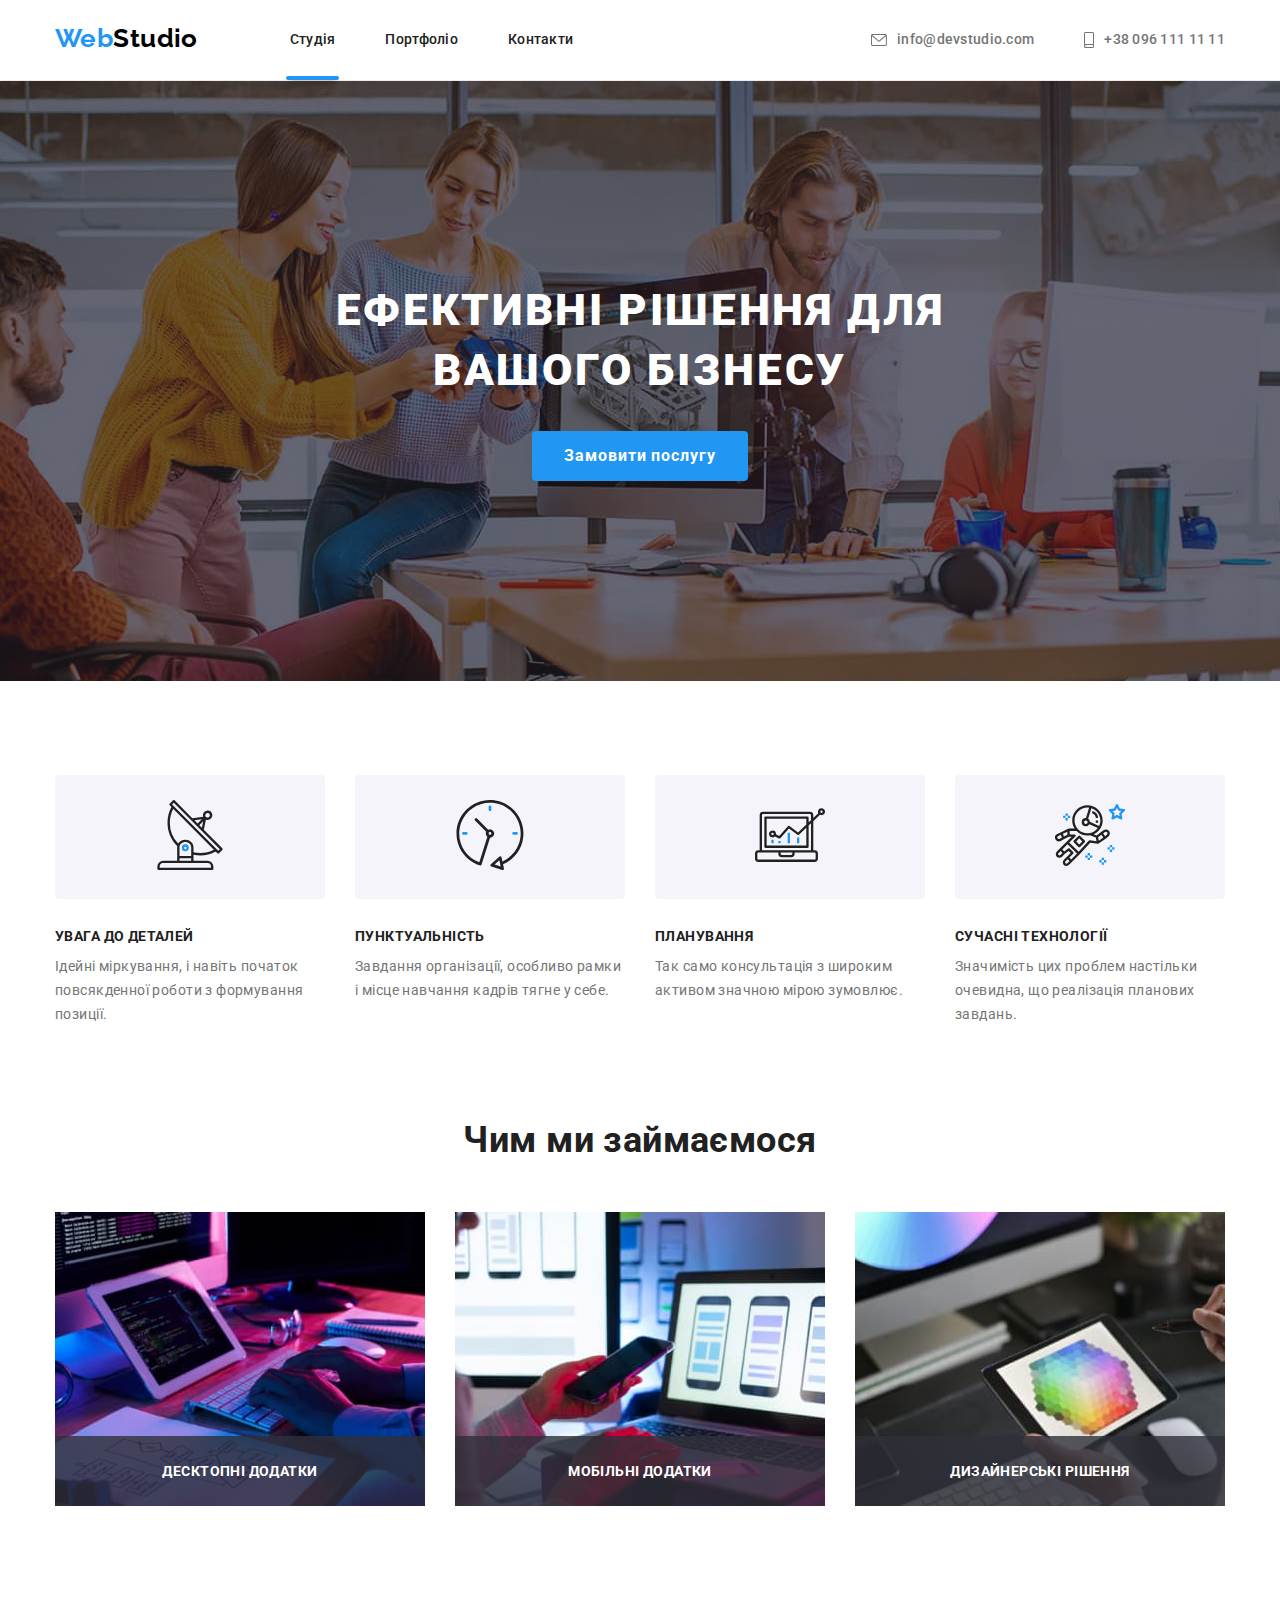
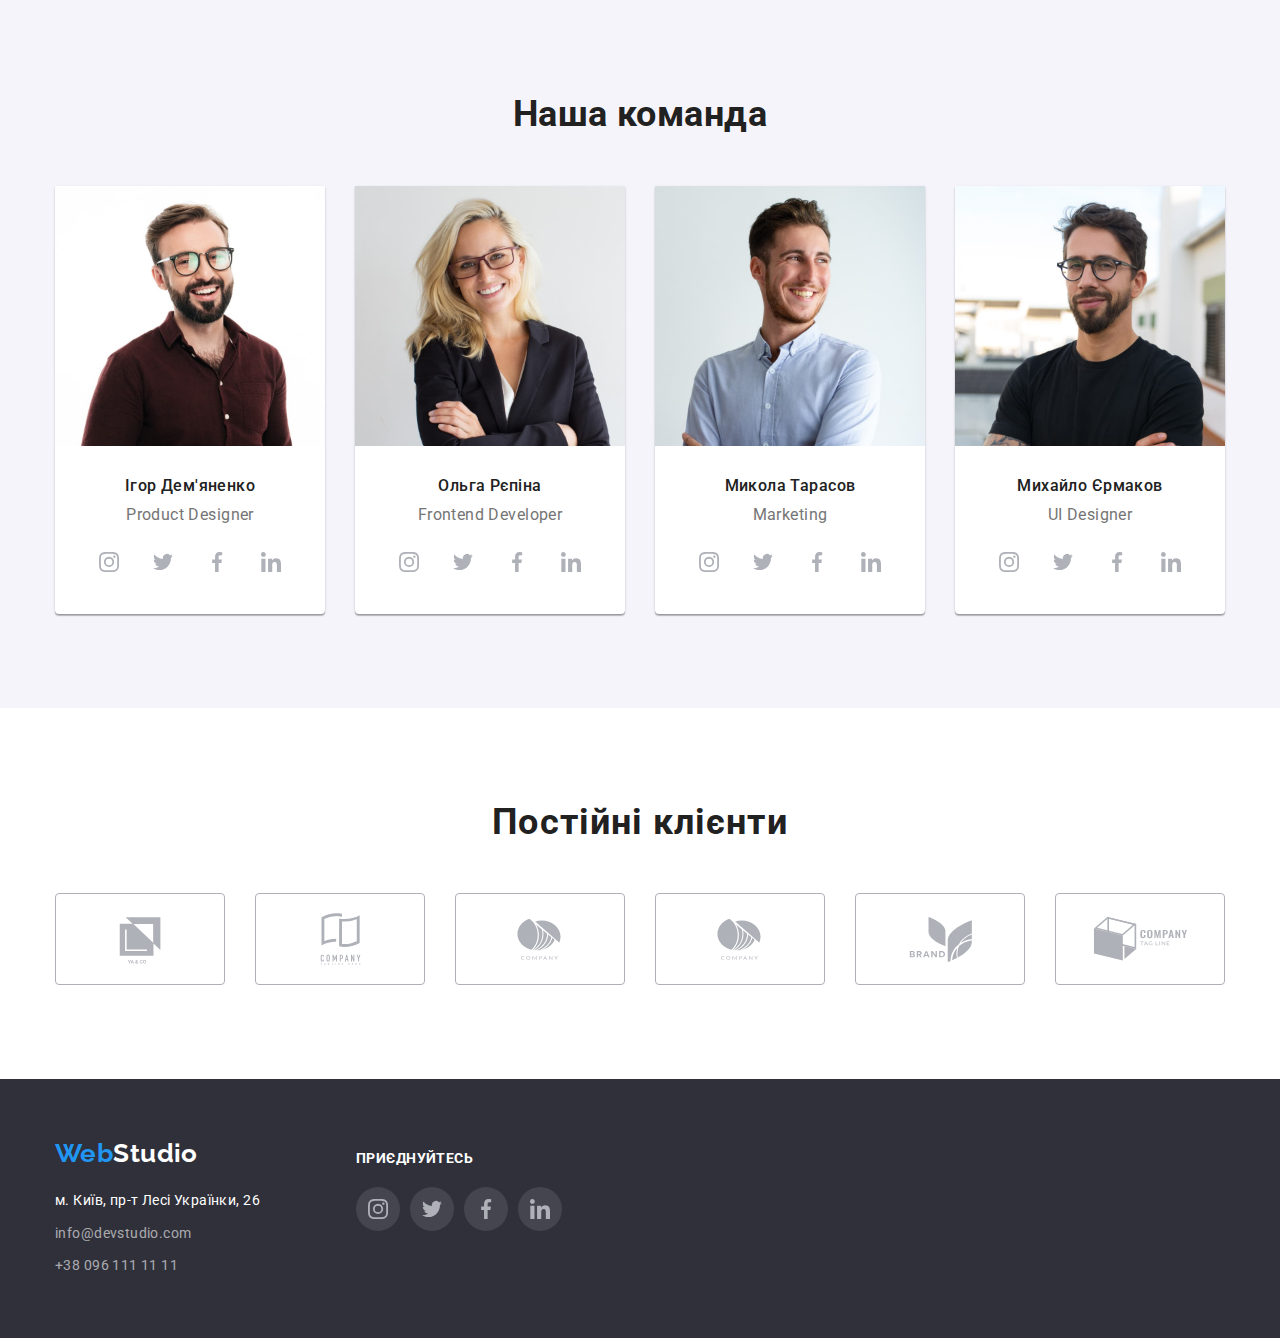
<file: index.html>
<!DOCTYPE html>
<html lang="uk">
  <head>
    <link rel="shortcut icon" href="./images/WS.ico" type="image/x-icon" />
    <meta charset="UTF-8" />
    <meta http-equiv="X-UA-Compatible" content="IE=edge" />
    <meta name="viewport" content="width=device-width, initial-scale=1.0" />
    <title>Веб-Студія</title>
    <link rel="preconnect" href="https://fonts.googleapis.com" />
    <link rel="preconnect" href="https://fonts.gstatic.com" crossorigin />
    <link
      href="https://fonts.googleapis.com/css2?family=Raleway:wght@700&family=Roboto:wght@400;500;700;900&display=swap"
      rel="stylesheet"
    />
    <link
      rel="stylesheet"
      href="https://cdnjs.cloudflare.com/ajax/libs/modern-normalize/1.1.0/modern-normalize.min.css"
    />
    <link rel="stylesheet" href="./styles/styles.css" />
  </head>
  <body>
    <!-- Хедер -->
    <header class="header">
      <div class="container all-head">
        <!-- навігація сайту -->

        <nav class="head-nav">
          <a href="./index.html" class="link logo">Web<span class="studio">Studio</span></a>

          <ul class="list site-nav">
            <li class="item"><a href="./index.html" class="link nav-link current">Студія</a></li>
            <li class="item"><a href="./portfolio.html" class="link nav-link">Портфоліо</a></li>
            <li class="item"><a href="#" class="link nav-link">Контакти</a></li>
          </ul>
        </nav>
        <ul class="list contacts-nav">
          <li class="item">
            <a href="mailto:info@devstudio.com" class="link contacts"
              ><svg class="contact-icon" width="16px" height="12px">
                <use href="./images/icons.svg#mail"></use>
              </svg>
              info@devstudio.com</a
            >
          </li>
          <li class="item">
            <a href="tel:+380961111111" class="link contacts"
              ><svg class="contact-icon" width="10px" height="16px">
                <use href="./images/icons.svg#smartphone"></use></svg
              >+38 096 111 11 11</a
            >
          </li>
        </ul>
      </div>
    </header>
    <main>
      <!-- Головний герой -->
      <section class="hero">
        <div class="overlay">
          <h1 class="title">Ефективні рішення для вашого бізнесу</h1>
          <button type="button" class="button" data-modal-open>Замовити послугу</button>
          <div class="backdrop is-hidden" data-modal>
            <div class="modal">
              <button class="close-modal" data-modal-close>
                <svg width="18px" height="18px">
                  <use href="./images/icons.svg#close"></use>
                </svg>
              </button>
            </div>
          </div>
        </div>
      </section>
      <!-- особливості -->
      <section class="features section">
        <div class="container">
          <h2 class="visually-hidden">Особливості</h2>
          <ul class="features-list list">
            <li class="features-list-item">
              <div class="features-list-icon">
                <svg width="70px" height="70px">
                  <use href="./images/icons.svg#antenna"></use>
                </svg>
              </div>
              <h3 class="features-list-title">Увага до деталей</h3>
              <p class="features-list-text">
                Ідейні міркування, і навіть початок повсякденної роботи з формування позиції.
              </p>
            </li>
            <li class="features-list-item">
              <div class="features-list-icon">
                <svg width="70px" height="70px">
                  <use href="./images/icons.svg#clock"></use>
                </svg>
              </div>
              <h3 class="features-list-title">Пунктуальність</h3>
              <p class="features-list-text">
                Завдання організації, особливо рамки і місце навчання кадрів тягне у себе.
              </p>
            </li>
            <li class="features-list-item">
              <div class="features-list-icon">
                <svg width="70px" height="70px">
                  <use href="./images/icons.svg#diagram"></use>
                </svg>
              </div>
              <h3 class="features-list-title">Планування</h3>
              <p class="features-list-text">
                Так само консультація з широким активом значною мірою зумовлює.
              </p>
            </li>
            <li class="features-list-item">
              <div class="features-list-icon">
                <svg width="70px" height="70px">
                  <use href="./images/icons.svg#astronaut"></use>
                </svg>
              </div>
              <h3 class="features-list-title">Сучасні технології</h3>
              <p class="features-list-text">
                Значимість цих проблем настільки очевидна, що реалізація планових завдань.
              </p>
            </li>
          </ul>
        </div>
      </section>
      <!-- Чим ми займаємось -->
      <section class="projects section">
        <div class="container">
          <h2 class="projects-title">Чим ми займаємося</h2>
          <ul class="projects-list list">
            <li class="projects-item">
              <div class="projects-overlay">
                <img src="./images/box-1.jpg" alt="Фото десктопного додатку" width="370" />
                <h3 class="projects-item-title">Десктопні додатки</h3>
              </div>
            </li>
            <li class="projects-item">
              <div class="projects-overlay">
                <img src="./images/box-2.jpg" alt="Фото мобільного додатку" width="370" />
                <h3 class="projects-item-title">Мобільні додатки</h3>
              </div>
            </li>
            <li class="projects-item">
              <div class="projects-overlay">
                <img src="./images/box-3.jpg" alt="фото дизайнерского макету" width="370" />
                <h3 class="projects-item-title">Дизайнерські рішення</h3>
              </div>
            </li>
          </ul>
        </div>
      </section>
      <!-- Наша команда -->
      <section class="team section">
        <div class="container">
          <h2 class="team-title">Наша команда</h2>
          <ul class="list team-list">
            <li class="item">
              <img src="./images/img-(1).jpg" alt="Ігор Дем'яненко" width="270" />
              <div class="card">
                <h3 class="person">Ігор Дем'яненко</h3>
                <p lang="en" class="job">Product Designer</p>
                <ul class="social-networks list">
                  <li class="social-networks-item">
                    <a
                      href="https://www.instagram.com/"
                      target="_blank"
                      rel="noopener noreferer nofollow"
                      class="social-network-link"
                      aria-label="Інстаграм"
                      ><svg width="20px" height="20px" class="social-network-icon">
                        <use href="./images/icons.svg#instagram"></use></svg
                    ></a>
                  </li>
                  <li class="social-networks-item">
                    <a
                      href="https://twitter.com/"
                      target="_blank"
                      rel="noopener noreferer nofollow"
                      class="social-network-link"
                      aria-label="Фейсбук"
                      ><svg width="20px" height="20px" class="social-network-icon">
                        <use href="./images/icons.svg#twitter"></use></svg
                    ></a>
                  </li>
                  <li class="social-networks-item">
                    <a
                      href="https://www.facebook.com/"
                      target="_blank"
                      rel="noopener noreferer nofollow"
                      class="social-network-link"
                      aria-label="Твітер"
                      ><svg width="20px" height="20px" class="social-network-icon">
                        <use href="./images/icons.svg#facebook"></use></svg
                    ></a>
                  </li>
                  <li class="social-networks-item">
                    <a
                      href="https://www.linkedin.com/"
                      target="_blank"
                      rel="noopener noreferer nofollow"
                      class="social-network-link"
                      aria-label="Лінкедін"
                      ><svg width="20px" height="20px" class="social-network-icon">
                        <use href="./images/icons.svg#linkedin"></use></svg
                    ></a>
                  </li>
                </ul>
              </div>
            </li>
            <li class="item">
              <img src="./images/img-(2).jpg" alt="Ольга Рєпіна" width="270" />
              <div class="card">
                <h3 class="person">Ольга Рєпіна</h3>
                <p lang="en" class="job">Frontend Developer</p>
                <ul class="social-networks list">
                  <li class="social-networks-item">
                    <a
                      href="https://www.instagram.com/"
                      target="_blank"
                      rel="noopener noreferer nofollow"
                      class="social-network-link"
                      aria-label="Інстаграм"
                      ><svg width="20px" height="20px" class="social-network-icon">
                        <use href="./images/icons.svg#instagram"></use></svg
                    ></a>
                  </li>
                  <li class="social-networks-item">
                    <a
                      href="https://twitter.com/"
                      target="_blank"
                      rel="noopener noreferer nofollow"
                      class="social-network-link"
                      aria-label="Фейсбук"
                      ><svg width="20px" height="20px" class="social-network-icon">
                        <use href="./images/icons.svg#twitter"></use></svg
                    ></a>
                  </li>
                  <li class="social-networks-item">
                    <a
                      href="https://www.facebook.com/"
                      target="_blank"
                      rel="noopener noreferer nofollow"
                      class="social-network-link"
                      aria-label="Твітер"
                      ><svg width="20px" height="20px" class="social-network-icon">
                        <use href="./images/icons.svg#facebook"></use></svg
                    ></a>
                  </li>
                  <li class="social-networks-item">
                    <a
                      href="https://www.linkedin.com/"
                      target="_blank"
                      rel="noopener noreferer nofollow"
                      class="social-network-link"
                      aria-label="Лінкедін"
                      ><svg width="20px" height="20px" class="social-network-icon">
                        <use href="./images/icons.svg#linkedin"></use></svg
                    ></a>
                  </li>
                </ul>
              </div>
            </li>
            <li class="item">
              <img src="./images/img-(3).jpg" alt="Микола Тарасов" width="270" />
              <div class="card">
                <h3 class="person">Микола Тарасов</h3>
                <p lang="en" class="job">Marketing</p>
                <ul class="social-networks list">
                  <li class="social-networks-item">
                    <a
                      href="https://www.instagram.com/"
                      target="_blank"
                      rel="noopener noreferer nofollow"
                      class="social-network-link"
                      aria-label="Інстаграм"
                      ><svg width="20px" height="20px" class="social-network-icon">
                        <use href="./images/icons.svg#instagram"></use></svg
                    ></a>
                  </li>
                  <li class="social-networks-item">
                    <a
                      href="https://twitter.com/"
                      target="_blank"
                      rel="noopener noreferer nofollow"
                      class="social-network-link"
                      aria-label="Фейсбук"
                      ><svg width="20px" height="20px" class="social-network-icon">
                        <use href="./images/icons.svg#twitter"></use></svg
                    ></a>
                  </li>
                  <li class="social-networks-item">
                    <a
                      href="https://www.facebook.com/"
                      target="_blank"
                      rel="noopener noreferer nofollow"
                      class="social-network-link"
                      aria-label="Твітер"
                      ><svg width="20px" height="20px" class="social-network-icon">
                        <use href="./images/icons.svg#facebook"></use></svg
                    ></a>
                  </li>
                  <li class="social-networks-item">
                    <a
                      href="https://www.linkedin.com/"
                      target="_blank"
                      rel="noopener noreferer nofollow"
                      class="social-network-link"
                      aria-label="Лінкедін"
                      ><svg width="20px" height="20px" class="social-network-icon">
                        <use href="./images/icons.svg#linkedin"></use></svg
                    ></a>
                  </li>
                </ul>
              </div>
            </li>

            <li class="item">
              <img src="./images/img-(4).jpg" alt="Михайло Єрмаков" width="270" />
              <div class="card">
                <h3 class="person">Михайло Єрмаков</h3>
                <p lang="en" class="job">UI Designer</p>
                <ul class="social-networks list">
                  <li class="social-networks-item">
                    <a
                      href="https://www.instagram.com/"
                      target="_blank"
                      rel="noopener noreferer nofollow"
                      class="social-network-link"
                      aria-label="Інстаграм"
                      ><svg width="20px" height="20px" class="social-network-icon">
                        <use href="./images/icons.svg#instagram"></use></svg
                    ></a>
                  </li>
                  <li class="social-networks-item">
                    <a
                      href="https://twitter.com/"
                      target="_blank"
                      rel="noopener noreferer nofollow"
                      class="social-network-link"
                      aria-label="Фейсбук"
                      ><svg width="20px" height="20px" class="social-network-icon">
                        <use href="./images/icons.svg#twitter"></use></svg
                    ></a>
                  </li>
                  <li class="social-networks-item">
                    <a
                      href="https://www.facebook.com/"
                      target="_blank"
                      rel="noopener noreferer nofollow"
                      class="social-network-link"
                      aria-label="Твітер"
                      ><svg width="20px" height="20px" class="social-network-icon">
                        <use href="./images/icons.svg#facebook"></use></svg
                    ></a>
                  </li>
                  <li class="social-networks-item">
                    <a
                      href="https://www.linkedin.com/"
                      target="_blank"
                      rel="noopener noreferer nofollow"
                      class="social-network-link"
                      aria-label="Лінкедін"
                      ><svg width="20px" height="20px" class="social-network-icon">
                        <use href="./images/icons.svg#linkedin"></use></svg
                    ></a>
                  </li>
                </ul>
              </div>
            </li>
          </ul>
        </div>
      </section>
      <section class="clients section">
        <div class="container">
          <h2 class="clients-title">Постійні клієнти</h2>
          <ul class="clients-list list">
            <li class="clients-item">
              <a href="#" class="clients-link link" aria-label="Перший клієнт"
                ><svg width="106px" height="60px" class="clients-icon">
                  <use href="./images/icons.svg#client-1"></use></svg
              ></a>
            </li>
            <li class="clients-item">
              <a href="#" class="clients-link link" aria-label="Другий клієнт"
                ><svg width="106px" height="60px" class="clients-icon">
                  <use href="./images/icons.svg#client-2"></use></svg
              ></a>
            </li>
            <li class="clients-item">
              <a href="#" class="clients-link link" aria-label="Третій клієнт"
                ><svg width="106px" height="60px" class="clients-icon">
                  <use href="./images/icons.svg#client-3"></use></svg
              ></a>
            </li>
            <li class="clients-item">
              <a href="#" class="clients-link link" aria-label="Четвертий клієнт"
                ><svg width="106px" height="60px" class="clients-icon">
                  <use href="./images/icons.svg#client-4"></use></svg
              ></a>
            </li>
            <li class="clients-item">
              <a href="#" class="clients-link link" aria-label="Пятий клієнт"
                ><svg width="106px" height="60px" class="clients-icon">
                  <use href="./images/icons.svg#client-5"></use></svg
              ></a>
            </li>
            <li class="clients-item">
              <a href="#" class="clients-link link" aria-label="Шостий клієнт"
                ><svg width="106px" height="60px" class="clients-icon">
                  <use href="./images/icons.svg#client-6"></use></svg
              ></a>
            </li>
          </ul>
        </div>
      </section>
    </main>
    <!-- футер -->
    <footer class="footer">
      <div class="container footer-flex">
        <div class="footer-adress">
          <a href="./index.html" class="link logo foot-logo"
            >Web<span class="foot-studio">Studio</span></a
          >

          <address>
            <ul class="list foot-list">
              <li class="item">
                <a
                  href="https://goo.gl/maps/QG7MwGae88U18GsL8"
                  target="_blank"
                  rel="noopener noreferer nofollow"
                  class="link foot-info adress"
                  >м. Київ, пр-т Лесі Українки, 26
                </a>
              </li>
              <li class="item">
                <a href="mailto:info@devstudio.com" class="link foot-info">info@devstudio.com</a>
              </li>
              <li class="item">
                <a href="tel:+380961111111" class="link foot-info">+38 096 111 11 11</a>
              </li>
            </ul>
          </address>
        </div>
        <div class="footer-social-links">
          <h2 class="footer-come-in">приєднуйтесь</h2>
          <ul class="social-networks list">
            <li class="social-networks-item footer-network">
              <a
                href="https://www.instagram.com/"
                target="_blank"
                rel="noopener noreferer nofollow"
                class="social-network-link"
                aria-label="Інстаграм"
                ><svg width="20px" height="20px" class="social-network-icon">
                  <use href="./images/icons.svg#instagram"></use></svg
              ></a>
            </li>
            <li class="social-networks-item footer-network">
              <a
                href="https://twitter.com/"
                target="_blank"
                rel="noopener noreferer nofollow"
                class="social-network-link"
                aria-label="Твітер"
                ><svg width="20px" height="20px" class="social-network-icon">
                  <use href="./images/icons.svg#twitter"></use></svg
              ></a>
            </li>
            <li class="social-networks-item footer-network">
              <a
                href="https://www.facebook.com/"
                target="_blank"
                rel="noopener noreferer nofollow"
                class="social-network-link"
                aria-label="Фейсбук"
                ><svg width="20px" height="20px" class="social-network-icon">
                  <use href="./images/icons.svg#facebook"></use></svg
              ></a>
            </li>
            <li class="social-networks-item footer-network">
              <a
                href="https://www.linkedin.com/"
                target="_blank"
                rel="noopener noreferer nofollow"
                class="social-network-link"
                aria-label="Лінкедін"
                ><svg width="20px" height="20px" class="social-network-icon">
                  <use href="./images/icons.svg#linkedin"></use></svg
              ></a>
            </li>
          </ul>
        </div>
      </div>
    </footer>
    <script src="./js/modal.js"></script>
    <script src="./js/body-padding.js"></script>
  </body>
</html>
</file>
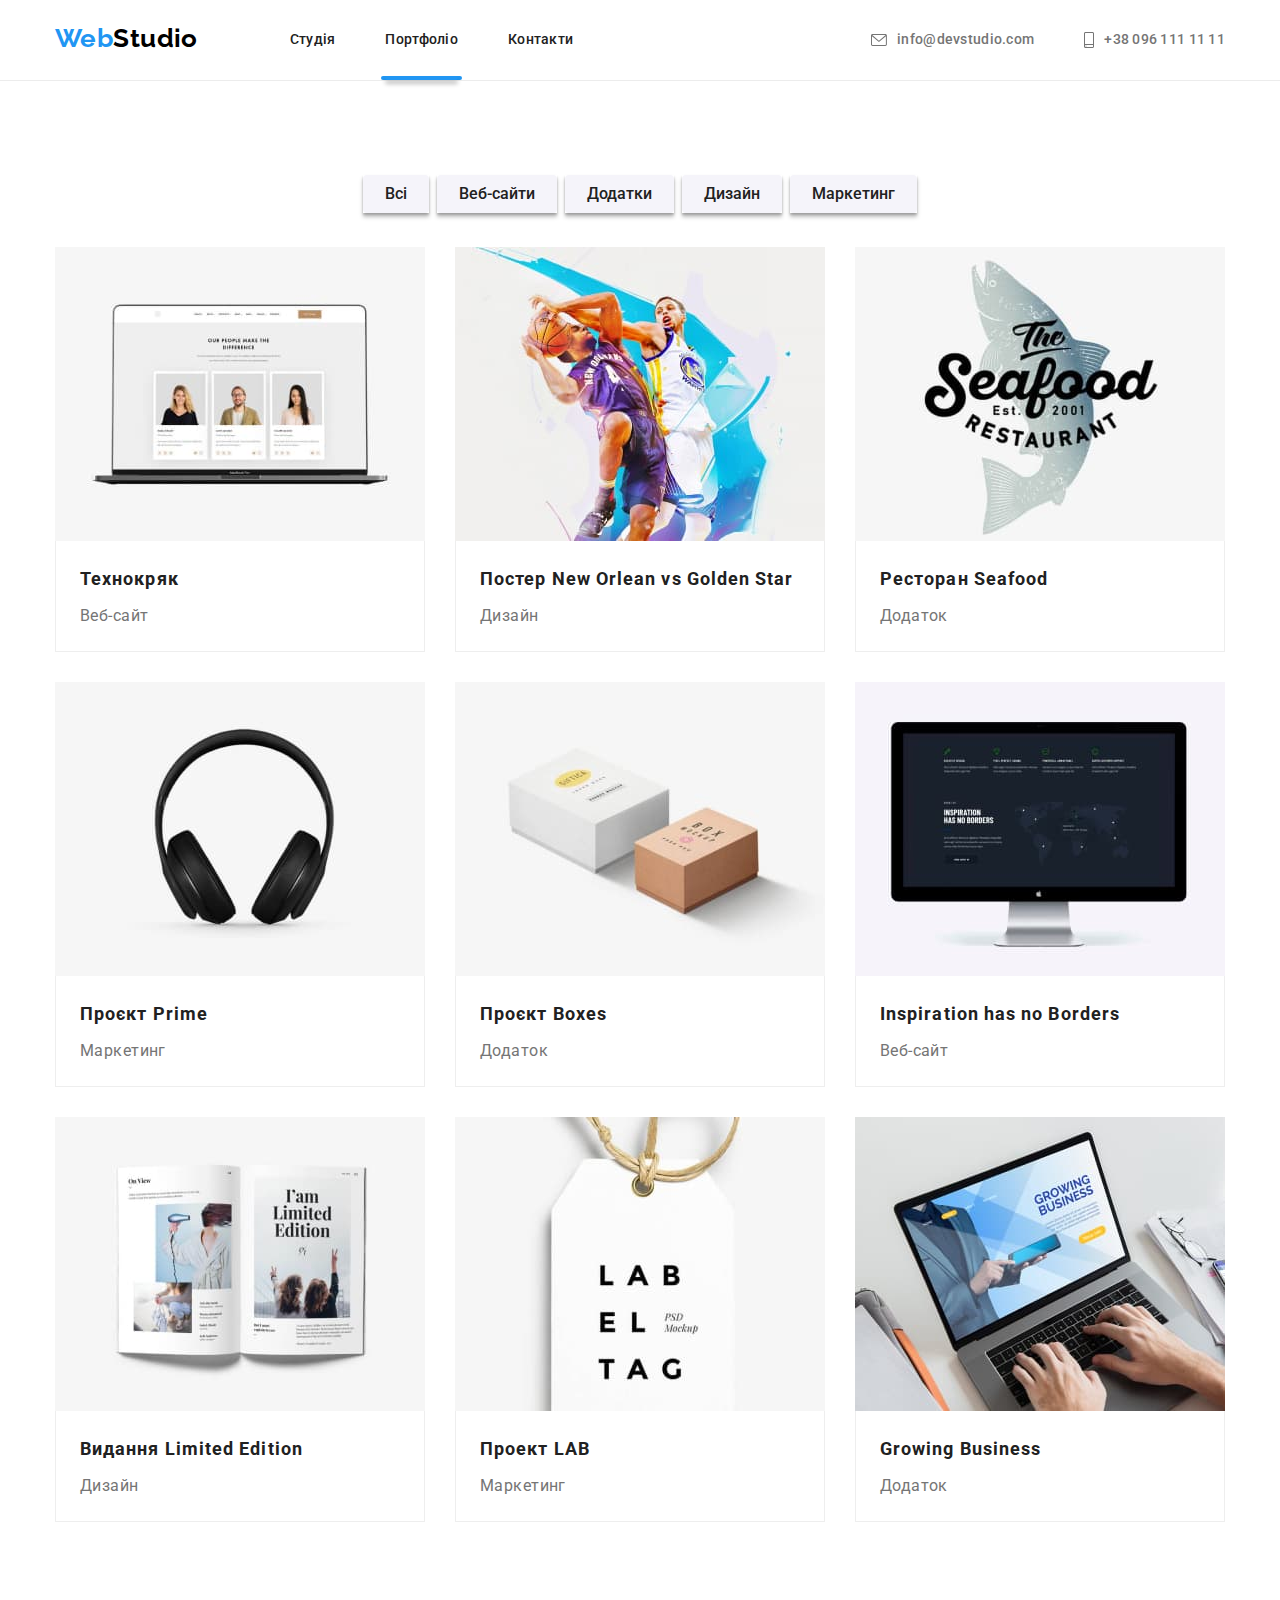
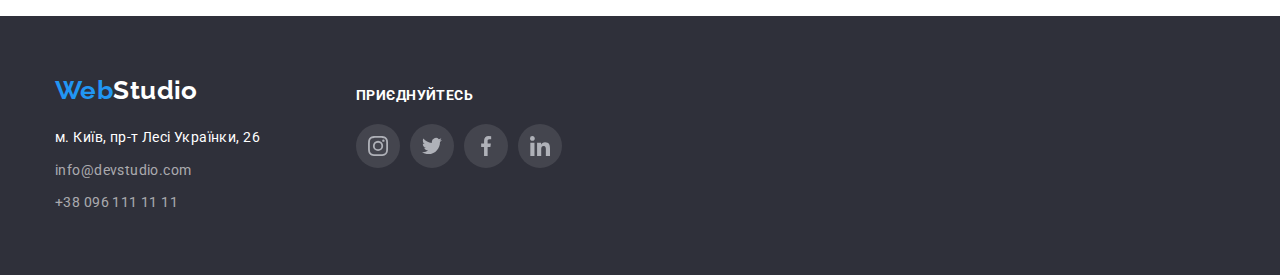
<file: portfolio.html>
<!DOCTYPE html>
<html lang="uk">
  <head>
    <link rel="shortcut icon" href="./images/WS.ico" type="image/x-icon" />
    <meta charset="UTF-8" />
    <meta http-equiv="X-UA-Compatible" content="IE=edge" />
    <meta name="viewport" content="width=device-width, initial-scale=1.0" />
    <title>Портфоліо</title>
    <link rel="preconnect" href="https://fonts.googleapis.com" />
    <link rel="preconnect" href="https://fonts.gstatic.com" crossorigin />
    <link
      href="https://fonts.googleapis.com/css2?family=Raleway:wght@700&family=Roboto:wght@400;500;700;900&display=swap"
      rel="stylesheet"
    />
    <link
      rel="stylesheet"
      href="https://cdnjs.cloudflare.com/ajax/libs/modern-normalize/1.1.0/modern-normalize.min.css"
    />
    <link rel="stylesheet" href="./styles/styles.css" />
  </head>
  <body>
    <!-- Хедер -->
    <header class="header">
      <div class="container all-head">
        <!-- навігація сайту -->

        <nav class="head-nav">
          <a href="./index.html" class="link logo">Web<span class="studio">Studio</span></a>

          <ul class="list site-nav">
            <li class="item"><a href="./index.html" class="link nav-link">Студія</a></li>
            <li class="item">
              <a href="./portfolio.html" class="link nav-link current">Портфоліо</a>
            </li>
            <li class="item"><a href="#" class="link nav-link">Контакти</a></li>
          </ul>
        </nav>
        <ul class="list contacts-nav">
          <li class="item">
            <a href="mailto:info@devstudio.com" class="link contacts"
              ><svg class="contact-icon" width="16px" height="12px">
                <use href="./images/icons.svg#mail"></use>
              </svg>
              info@devstudio.com</a
            >
          </li>
          <li class="item">
            <a href="tel:+380961111111" class="link contacts"
              ><svg class="contact-icon" width="10px" height="16px">
                <use href="./images/icons.svg#smartphone"></use></svg
              >+38 096 111 11 11</a
            >
          </li>
        </ul>
      </div>
    </header>
    <main>
      <section class="section portfolio-section">
        <div class="container portf-cont">
          <h1 class="visually-hidden">Портфоліо</h1>
          <ul class="list btn-flex">
            <li class="item"><button type="button" class="filter">Всі</button></li>
            <li class="item"><button type="button" class="filter">Веб-сайти</button></li>
            <li class="item"><button type="button" class="filter">Додатки</button></li>
            <li class="item"><button type="button" class="filter">Дизайн</button></li>
            <li class="item"><button type="button" class="filter">Маркетинг</button></li>
          </ul>

          <ul class="list portfolio">
            <li class="item">
              <a href="#" class="link"
                ><div class="portfolio-overlay">
                  <img src="./images/img-(5).jpg" alt="Технокряк" width="370" />
                  <p class="porfolio-text">
                    Ресурс пропонує комплексні пропозиції з різним рівнем функціоналу та сервісів.
                    Все це дозволить відвідувачу отримати вичерпні відомості про компанію чи
                    приватну особу.
                  </p>
                </div>
                <div class="about">
                  <h2 class="title">Технокряк</h2>
                  <p class="category">Веб-сайт</p>
                </div>
              </a>
            </li>
            <li class="item">
              <a href="#" class="link"
                ><div class="portfolio-overlay">
                  <img src="./images/img-(6).jpg" alt="Технокряк" width="370" />
                  <p class="porfolio-text">
                    Ресурс пропонує комплексні пропозиції з різним рівнем функціоналу та сервісів.
                    Все це дозволить відвідувачу отримати вичерпні відомості про компанію чи
                    приватну особу.
                  </p>
                </div>
                <div class="about">
                  <h2 class="title">Постер <span lang="en">New Orlean vs Golden Star</span></h2>
                  <p class="category">Дизайн</p>
                </div></a
              >
            </li>
            <li class="item">
              <a href="#" class="link"
                ><div class="portfolio-overlay">
                  <img src="./images/img-(7).jpg" alt="Технокряк" width="370" />
                  <p class="porfolio-text">
                    Ресурс пропонує комплексні пропозиції з різним рівнем функціоналу та сервісів.
                    Все це дозволить відвідувачу отримати вичерпні відомості про компанію чи
                    приватну особу.
                  </p>
                </div>
                <div class="about">
                  <h2 class="title">Ресторан <span lang="en">Seafood</span></h2>
                  <p class="category">Додаток</p>
                </div></a
              >
            </li>
            <li class="item">
              <a href="#" class="link"
                ><div class="portfolio-overlay">
                  <img src="./images/img-(8).jpg" alt="Технокряк" width="370" />
                  <p class="porfolio-text">
                    Ресурс пропонує комплексні пропозиції з різним рівнем функціоналу та сервісів.
                    Все це дозволить відвідувачу отримати вичерпні відомості про компанію чи
                    приватну особу.
                  </p>
                </div>
                <div class="about">
                  <h2 class="title">Проєкт <span lang="en">Prime</span></h2>
                  <p class="category">Маркетинг</p>
                </div></a
              >
            </li>
            <li class="item">
              <a href="#" class="link"
                ><div class="portfolio-overlay">
                  <img src="./images/img-(9).jpg" alt="Технокряк" width="370" />
                  <p class="porfolio-text">
                    Ресурс пропонує комплексні пропозиції з різним рівнем функціоналу та сервісів.
                    Все це дозволить відвідувачу отримати вичерпні відомості про компанію чи
                    приватну особу.
                  </p>
                </div>
                <div class="about">
                  <h2 class="title">Проєкт <span lang="en">Boxes</span></h2>
                  <p class="category">Додаток</p>
                </div></a
              >
            </li>
            <li class="item">
              <a href="#" class="link"
                ><div class="portfolio-overlay">
                  <img src="./images/img-(10).jpg" alt="Технокряк" width="370" />
                  <p class="porfolio-text">
                    Ресурс пропонує комплексні пропозиції з різним рівнем функціоналу та сервісів.
                    Все це дозволить відвідувачу отримати вичерпні відомості про компанію чи
                    приватну особу.
                  </p>
                </div>
                <div class="about">
                  <h2 lang="en" class="title">Inspiration has no Borders</h2>
                  <p class="category">Веб-сайт</p>
                </div></a
              >
            </li>
            <li class="item">
              <a href="#" class="link"
                ><div class="portfolio-overlay">
                  <img src="./images/img-(11).jpg" alt="Технокряк" width="370" />
                  <p class="porfolio-text">
                    Ресурс пропонує комплексні пропозиції з різним рівнем функціоналу та сервісів.
                    Все це дозволить відвідувачу отримати вичерпні відомості про компанію чи
                    приватну особу.
                  </p>
                </div>
                <div class="about">
                  <h2 class="title">Видання <span lang="en">Limited Edition</span></h2>
                  <p class="category">Дизайн</p>
                </div></a
              >
            </li>
            <li class="item">
              <a href="#" class="link"
                ><div class="portfolio-overlay">
                  <img src="./images/img-(12).jpg" alt="Технокряк" width="370" />
                  <p class="porfolio-text">
                    Ресурс пропонує комплексні пропозиції з різним рівнем функціоналу та сервісів.
                    Все це дозволить відвідувачу отримати вичерпні відомості про компанію чи
                    приватну особу.
                  </p>
                </div>
                <div class="about">
                  <h2 class="title">Проект <span lang="en">LAB</span></h2>
                  <p class="category">Маркетинг</p>
                </div></a
              >
            </li>
            <li class="item">
              <a href="#" class="link"
                ><div class="portfolio-overlay">
                  <img src="./images/img-(13).jpg" alt="Технокряк" width="370" />
                  <p class="porfolio-text">
                    Ресурс пропонує комплексні пропозиції з різним рівнем функціоналу та сервісів.
                    Все це дозволить відвідувачу отримати вичерпні відомості про компанію чи
                    приватну особу.
                  </p>
                </div>
                <div class="about">
                  <h2 lang="en" class="title">Growing Business</h2>
                  <p class="category">Додаток</p>
                </div></a
              >
            </li>
          </ul>
        </div>
      </section>
    </main>
    <!-- футер -->
    <footer class="footer">
      <div class="container footer-flex">
        <div class="footer-adress">
          <a href="./index.html" class="link logo foot-logo"
            >Web<span class="foot-studio">Studio</span></a
          >

          <address>
            <ul class="list foot-list">
              <li class="item">
                <a
                  href="https://goo.gl/maps/QG7MwGae88U18GsL8"
                  target="_blank"
                  rel="noopener noreferer nofollow"
                  class="link foot-info adress"
                  >м. Київ, пр-т Лесі Українки, 26
                </a>
              </li>
              <li class="item">
                <a href="mailto:info@devstudio.com" class="link foot-info">info@devstudio.com</a>
              </li>
              <li class="item">
                <a href="tel:+380961111111" class="link foot-info">+38 096 111 11 11</a>
              </li>
            </ul>
          </address>
        </div>
        <div class="footer-social-links">
          <h2 class="footer-come-in">приєднуйтесь</h2>
          <ul class="social-networks list">
            <li class="social-networks-item footer-network">
              <a
                href="https://www.instagram.com/"
                target="_blank"
                rel="noopener noreferer nofollow"
                class="social-network-link"
                aria-label="Інстаграм"
                ><svg width="20px" height="20px" class="social-network-icon">
                  <use href="./images/icons.svg#instagram"></use></svg
              ></a>
            </li>
            <li class="social-networks-item footer-network">
              <a
                href="https://twitter.com/"
                target="_blank"
                rel="noopener noreferer nofollow"
                class="social-network-link"
                aria-label="Твітер"
                ><svg width="20px" height="20px" class="social-network-icon">
                  <use href="./images/icons.svg#twitter"></use></svg
              ></a>
            </li>
            <li class="social-networks-item footer-network">
              <a
                href="https://www.facebook.com/"
                target="_blank"
                rel="noopener noreferer nofollow"
                class="social-network-link"
                aria-label="Фейсбук"
                ><svg width="20px" height="20px" class="social-network-icon">
                  <use href="./images/icons.svg#facebook"></use></svg
              ></a>
            </li>
            <li class="social-networks-item footer-network">
              <a
                href="https://www.linkedin.com/"
                target="_blank"
                rel="noopener noreferer nofollow"
                class="social-network-link"
                aria-label="Лінкедін"
                ><svg width="20px" height="20px" class="social-network-icon">
                  <use href="./images/icons.svg#linkedin"></use></svg
              ></a>
            </li>
          </ul>
        </div>
      </div>
    </footer>
    <script src="./js/body-padding.js"></script>
  </body>
</html>
</file>
<file: styles/styles.css>
:root {
  /* основний колір фона */
  --main-bcg-color: #ffffff;
  /* основний колір тексту */
  --main-text-color: #757575;
  /* Колір тексту заголовків */
  --title-color: #212121;
  /* колір основного заголовка */
  --hero-title: #ffffff;
  /* колір логотипа Web */
  --logo-web-color: #2196f3;
  /* колір studio в хедері */
  --studio-header: #000000;
  /* колір studio в футері */
  --studio-footer: #ffffff;
  /* колір тексту в кнопкі */
  --button-text-color: #ffffff;
  /* колір тексту адреси в футері */
  --adress-text-color: #ffffff;
  /* колір контактів в футері */
  --contacts-text-color: rgba(255, 255, 255, 0.6);
  /* колір фона секції героя і футер */
  --hero-bcg: #2f303a;
  /* колір фона іконок секції особливості */
  --features-bcg: #f5f4fa;
  /* колір фона заголовків чим ми займаємось */
  --progects-title-bgc-color: rgba(47, 48, 58, 0.8);
  /* колір секції наша команда */
  --team-bcg: #f5f4fa;
  /* колір ховера */
  --hover-color: #2196f3;
  /* фон кнопки */
  --button-bcg: #2196f3;
  /* колір фона ховера кнопки */
  --button-hover: #188ce8;
  /* Бордер хедера */
  --border-color: #ececec;
  /* бордер карточки портфоліо */
  --card-border: #eeeeee;
  /* колір іконок секції наша команда */
  --social-network-color: #afb1b8;
  /* колір іконок */
  --icons-color: #afb1b8;
  /* default transition */
  --default-transition: cubic-bezier(0.4, 0, 0.2, 1);
}

body {
  font-family: 'Roboto', sans-serif;
  color: var(--main-text-color);
  font-size: 14px;
  line-height: 1.14;
  letter-spacing: 0.03em;
  background-color: var(--main-bcg-color);
}

img {
  display: block;
  max-width: 100%;
}

.list {
  list-style: none;
  padding: 0;
  margin: 0;
}

.link {
  text-decoration: none;
}

.container {
  width: 1200px;
  margin: 0 auto;
  padding: 0 15px;
  /* outline: 2px solid aqua; */
}

/* Хедер */
.header {
  position: fixed;
  z-index: 2;
  width: 100%;
  top: 0;
  left: 0;
  background-color: var(--main-bcg-color);
  border-bottom: 1px solid var(--border-color);
}
.all-head {
  display: flex;
  align-items: center;
}
.head-nav {
  display: flex;
}

.head-nav .logo {
  padding-top: 24px;
  padding-bottom: 25px;
}

.logo {
  font-family: 'Raleway', sans-serif;
  font-weight: 700;
  font-size: 26px;
  color: var(--logo-web-color);
}

.studio {
  color: var(--studio-header);
}

.site-nav {
  display: flex;
  margin-left: 92px;
}

.site-nav .item + .item {
  margin-left: 50px;
}

.nav-link {
  display: block;

  padding-top: 32px;
  padding-bottom: 32px;

  font-weight: 500;
  letter-spacing: 0.02em;
  color: var(--title-color);

  /* transition-property: color;
  transition-duration: 250ms;
  transition-timing-function: cubic-bezier(0.4, 0, 0.2, 1);
  transition-delay: 1000ms; */

  transition: color 250ms var(--default-transition);
}
.current {
  position: relative;
}

.current::after {
  position: absolute;
  content: '';
  bottom: 0;
  left: 0;
  width: 100%;
  height: 4px;
  background: var(--hover-color);
  box-shadow: 0px 4px 4px rgba(0, 0, 0, 0.25), 4px 0px 0px var(--hover-color),
    -4px 0px 0px var(--hover-color);
  border-radius: 2px;
}

.nav-link:hover,
.nav-link:focus {
  color: var(--hover-color);
}
.contacts-nav {
  display: flex;
  align-items: center;
  margin-left: auto;
}

.contacts-nav .item + .item {
  margin-left: 50px;
}

.contacts {
  display: flex;
  padding-top: 32px;
  padding-bottom: 32px;
  align-items: center;
  font-weight: 500;
  letter-spacing: 0.02em;
  color: var(--main-text-color);
  transition: color 250ms var(--default-transition);
}

.contact-icon {
  margin-right: 10px;
  fill: currentColor;
}

.contacts:hover,
.contacts:focus {
  color: var(--hover-color);
}

.section {
  padding-top: 94px;
  padding-bottom: 94px;
}

/* секція герой */

.hero {
  text-align: center;
  background-color: var(--hero-bcg);
}

.overlay {
  max-width: 1600px;
  height: 600px;
  margin: 0 auto;
  padding: 200px 0;
  background-image: linear-gradient(rgba(47, 48, 58, 0.4), rgba(47, 48, 58, 0.4)),
    url('../images/bcg.jpg');

  background-size: cover;
  background-position: center;
  background-repeat: no-repeat;
}

.hero .title {
  max-width: 696px;
  font-weight: 900;
  font-size: 44px;
  line-height: 1.36;
  letter-spacing: 0.06em;
  text-transform: uppercase;

  margin: 0 auto;
  margin-bottom: 30px;

  color: var(--hero-title);
  /* outline: 2px solid orange; */
}

.hero .button {
  min-width: 216px;
  padding: 10px 32px;
  cursor: pointer;
  border: 0px;
  border-radius: 4px;
  font-family: inherit;
  font-weight: 700;
  font-size: 16px;
  line-height: 1.88;

  letter-spacing: 0.06em;
  color: var(--button-text-color);
  background-color: var(--button-bcg);
  transition: background-color 250ms var(--default-transition);
}

.hero .button:hover,
.hero .button:focus {
  background-color: var(--button-hover);
}

.backdrop.is-hidden {
  opacity: 0;
  visibility: hidden;
  pointer-events: none;
}

.backdrop {
  position: fixed;
  top: 0;
  left: 0;
  width: 100%;
  height: 100%;
  z-index: 2;
  background: linear-gradient(rgba(47, 48, 58, 0.4), rgba(47, 48, 58, 0.4));
  opacity: 1;
  visibility: visible;
  transition: opacity 250ms var(--default-transition);
}

.backdrop.is-hidden .modal {
  opacity: 0;
  transform: translate(-50%, -50%) scale(0.6);
}

.modal {
  position: absolute;
  top: 50%;
  left: 50%;
  min-width: 528px;
  min-height: 581px;
  border-radius: 4px;
  background-color: var(--main-bcg-color);
  box-shadow: 0px 1px 3px rgba(0, 0, 0, 0.12), 0px 1px 1px rgba(0, 0, 0, 0.14),
    0px 2px 1px rgba(0, 0, 0, 0.2);
  opacity: 1;

  transform: translate(-50%, -50%) scale(1);

  transition: transform 2000ms var(--default-transition);
}

.close-modal {
  position: absolute;
  top: 8px;
  right: 8px;
  width: 30px;
  height: 30px;
  display: flex;
  flex-direction: row;
  align-items: center;
  justify-content: center;
  border: 1px solid rgba(0, 0, 0, 0.1);
  border-radius: 50%;
}

/* особливості */
.features-list {
  display: flex;
}

.features-list-item {
  width: calc((100% - 90px) / 4);
}

.features-list-item + .features-list-item {
  margin-left: 30px;
}

.visually-hidden {
  position: absolute;
  white-space: nowrap;
  width: 1px;
  height: 1px;
  overflow: hidden;
  border: 0;
  padding: 0;
  clip: rect(0 0 0 0);
  clip-path: inset(50%);
  margin: -1px;
}

.features-list-icon {
  fill: var(--title-color);
  padding: 25px 100px;
  margin-bottom: 30px;
  background-color: var(--features-bcg);
  border-radius: 4px;
}

.features-list-title {
  margin-top: 0;
  margin-bottom: 10px;
  color: var(--title-color);
  font-size: 14px;
  text-transform: uppercase;
}

.features-list-text {
  margin-top: 0;
  margin-bottom: 0;
  line-height: 1.7;
}

/* чим ми займаємось */

.projects {
  padding-top: 0;
}
.projects-title {
  margin-top: 0;
  margin-bottom: 50px;
  color: var(--title-color);
  font-size: 36px;
  line-height: 1.16;
  text-align: center;
}

.projects-list {
  display: flex;
}
.projects-overlay {
  position: relative;
  z-index: 1;
}
.projects-item-title {
  position: absolute;
  left: 0;
  bottom: 0;
  width: 100%;
  font-size: 14px;
  line-height: calc(16 / 14);
  margin: 0;
  padding: 27px 0;
  text-align: center;
  letter-spacing: 0.03em;
  text-transform: uppercase;
  color: var(--hero-title);
  background-color: var(--progects-title-bgc-color);
}

.projects-item {
  width: calc((100% - 60px) / 3);
}

.projects-item + .projects-item {
  margin-left: 30px;
}

/* наша команда */
.team-list {
  display: flex;
}

.team {
  background-color: var(--team-bcg);
}
.team-title {
  margin-top: 0;
  margin-bottom: 50px;
  color: var(--title-color);
  font-size: 36px;
  line-height: 1.16;
  text-align: center;
}
.team-list .item {
  text-align: center;
  width: calc((100% - 90px) / 4);
  background-color: var(--main-bcg-color);
  box-shadow: 0px 1px 3px rgba(0, 0, 0, 0.12), 0px 1px 1px rgba(0, 0, 0, 0.14),
    0px 2px 1px rgba(0, 0, 0, 0.2);
  border-radius: 0px 0px 4px 4px;
}

.team-list .item + .item {
  margin-left: 30px;
}
.team-list .card {
  padding: 30px 10px;
}

.team-list .person {
  margin-top: 0;
  margin-bottom: 10px;
  color: var(--title-color);
  font-weight: 500;
  font-size: 16px;
  line-height: 1.2;
}
.team-list .job {
  font-size: 16px;
  line-height: 1.2;
  margin-top: 0;
  margin-bottom: 16px;
}

.social-networks {
  display: flex;
  align-items: center;
  justify-content: center;
}

.social-networks-item {
  border-radius: 50%;
}
.social-networks-item + .social-networks-item {
  margin-left: 10px;
}

.social-network-link {
  display: block;
  width: 44px;
  height: 44px;
  padding: 12px;
  border-radius: 50%;
  fill: var(--icons-color);
  color: var(--icons-color);
  transition: color 250ms var(--default-transition),
    background-color 250ms var(--default-transition);
}

.social-network-icon {
  fill: currentColor;
}

.social-network-link:hover,
.social-network-link:focus {
  color: var(--button-text-color);
  background-color: var(--hover-color);
}
/* Наші клієнти */

.clients-title {
  font-size: 36px;
  line-height: clac(42 / 36);
  text-align: center;
  letter-spacing: 0.03em;
  color: var(--title-color);
  margin-top: 0;
  margin-bottom: 50px;
}
.clients-list {
  display: flex;
}

.clients-item + .clients-item {
  margin-left: 30px;
}
.clients-link {
  display: block;
  width: 170px;
  height: 92px;
  border: 1px solid var(--icons-color);
  border-radius: 4px;
  padding: 16px 32px;

  color: var(--icons-color);

  transition: color 250ms var(--default-transition), border-color 250ms var(--default-transition);
}
.clients-link:hover,
.clients-link:focus {
  color: var(--hover-color);
  border-color: var(--hover-color);
}

.clients-icon {
  fill: currentColor;
}

/* футер */
.footer {
  background-color: var(--hero-bcg);
  padding-top: 60px;
  padding-bottom: 60px;
}
.footer-flex {
  display: flex;
  align-items: flex-start;
}
.footer-adress {
  margin-right: 70px;
  width: 231px;
}

.foot-studio {
  color: var(--studio-footer);
}

.foot-info {
  display: inline-block;
  font-style: normal;
  line-height: 1.7;
  color: var(--contacts-text-color);
  transition: color 250ms var(--default-transition);
}

.foot-list .item + .item {
  margin-top: 9px;
}
.footer-come-in {
  font-weight: 700;
  font-size: 14px;
  line-height: 1.14;
  letter-spacing: 0.03em;
  text-transform: uppercase;
  color: var(--hero-title);
  margin-top: 12px;
  margin-bottom: 20px;
}

.footer-network {
  background-color: rgba(255, 255, 255, 0.1);
}

.adress {
  color: var(--adress-text-color);
}

.foot-info:hover,
.foot-info:focus {
  color: var(--hover-color);
}

.foot-logo {
  display: inline-block;
  margin-bottom: 20px;
  margin-right: 156px;
}

/* Портфоліо */
/* кнопки фільтру */
.filter {
  cursor: pointer;
  border: 0px;
  border-radius: 4px;
  padding: 6px 22px;
  font-family: inherit;
  font-weight: 500;
  font-size: 16px;
  line-height: 1.62;
  text-align: center;
  color: var(--title-color);
  background-color: var(--team-bcg);

  transition: color 250ms var(--default-transition),
    background-color 250ms var(--default-transition);
}

.btn-flex .item + .item {
  margin-left: 8px;
}
.btn-flex .item {
  box-shadow: 0px 4px 4px rgba(0, 0, 0, 0.25), 0px 1px 2px rgba(0, 0, 0, 0.08),
    0px 2px 2px rgba(0, 0, 0, 0.12);
}

.filter:hover,
.filter:focus {
  background-color: var(--hover-color);
  color: var(--button-text-color);
}

.btn-flex {
  display: flex;
  justify-content: center;
  margin-bottom: 34px;
}
.portfolio {
  display: flex;
  flex-wrap: wrap;
}

.portfolio .item {
  width: calc((100% - 60px) / 3);
  margin-right: 30px;
  margin-bottom: 30px;
  transition: box-shadow 250ms var(--default-transition);
  border-radius: 4px;
}
.portfolio-overlay {
  position: relative;
  overflow: hidden;
  width: 370px;
  height: 294px;
}

.portfolio .item:hover {
  box-shadow: 0px 1px 1px rgba(0, 0, 0, 0.12), 0px 4px 4px rgba(0, 0, 0, 0.06),
    1px 4px 6px rgba(0, 0, 0, 0.16);
}

.portfolio .link:hover .porfolio-text,
.portfolio .link:focus .porfolio-text {
  transform: translateY(0);
}

.portfolio .item:nth-child(3n) {
  margin-right: 0;
}

.portfolio .item:nth-last-child(-n + 3) {
  margin-bottom: 0;
}

.portfolio .title {
  color: var(--title-color);
  font-size: 18px;
  line-height: 2;
  letter-spacing: 0.06em;
  text-align: start;
  margin-top: 0;
  margin-bottom: 4px;
}

.portfolio .category {
  font-size: 16px;
  line-height: 1.88;
  color: var(--main-text-color);
  margin-top: 0;
  margin-bottom: 0;
}
.porfolio-text {
  position: absolute;
  left: 0;
  top: 0;
  width: 100%;
  height: 100%;
  margin: 0;
  padding: 63px 24px;
  font-size: 18px;
  line-height: calc(28 / 18);
  letter-spacing: 0.03em;

  transform: translateY(100%);
  color: var(--button-text-color);
  background-color: var(--hover-color);
  transition: transform 250ms var(--default-transition);
}

.portfolio .about {
  padding: 20px 24px;
  border: 1px solid var(--card-border);
  border-top: none;
}
</file>
